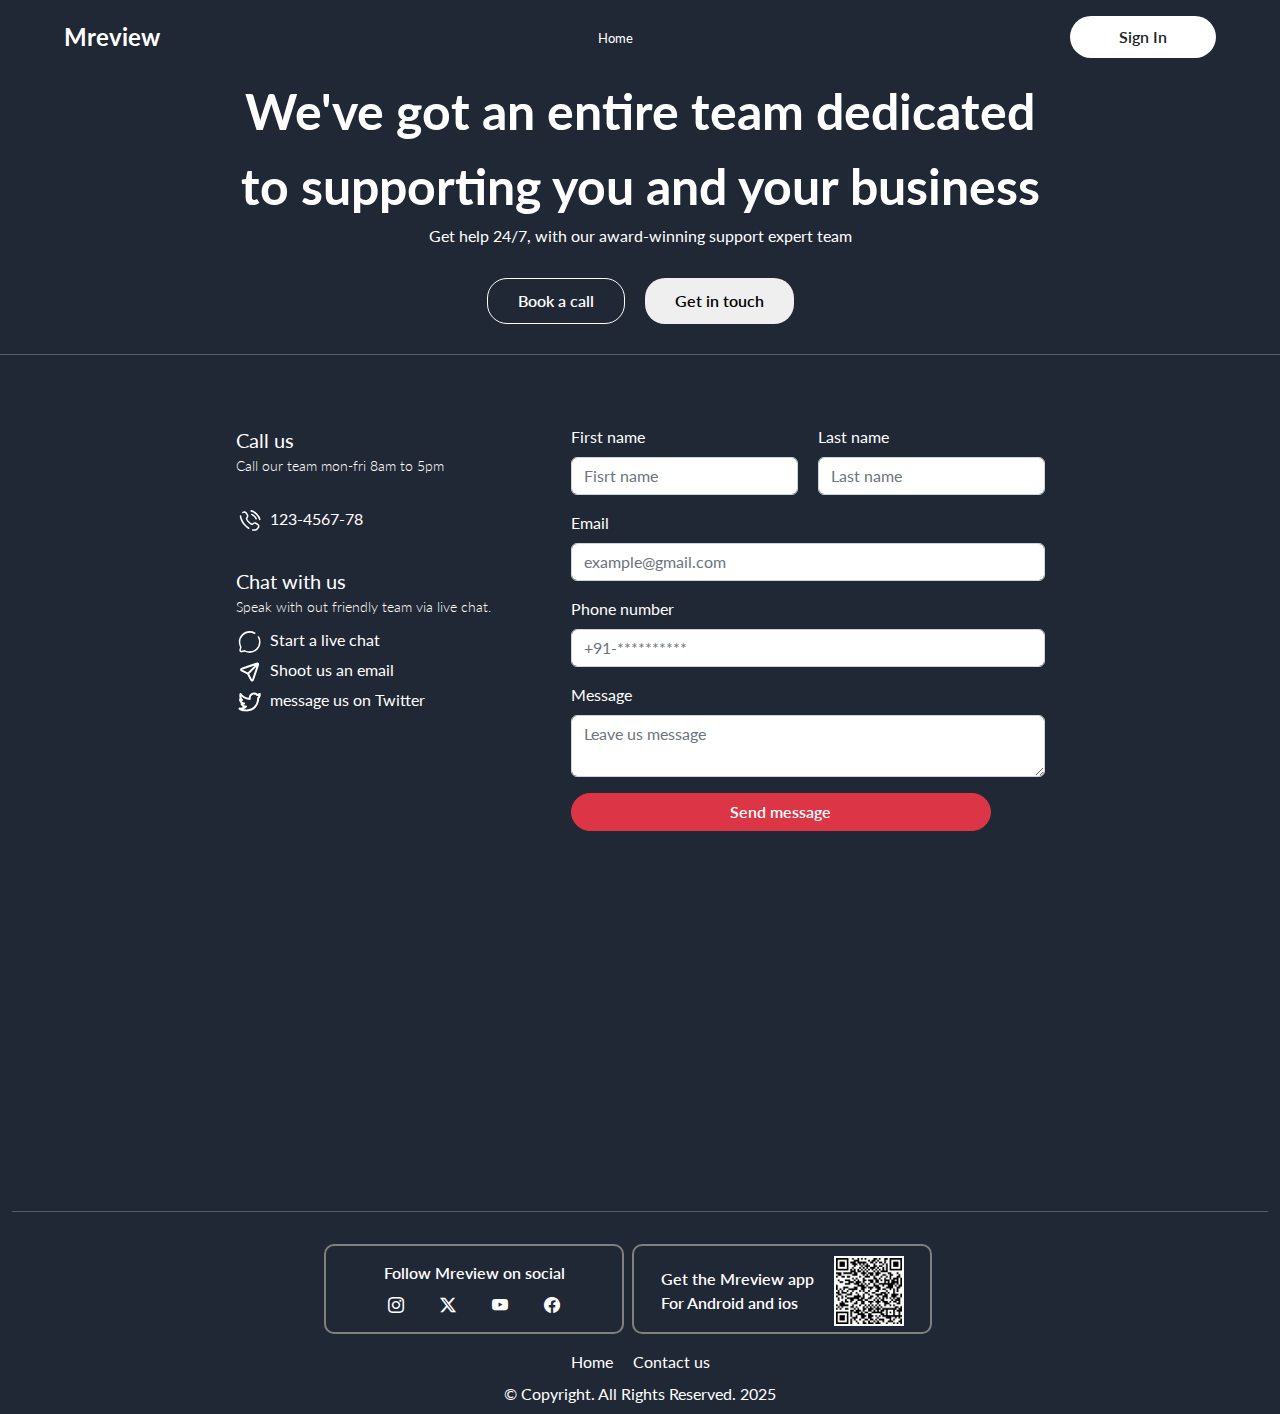
<file: contact_us.html>
<!doctype html>
<html lang="en">
  <head>
    <meta charset="utf-8">
    <meta name="viewport" content="width=device-width, initial-scale=1">
    <title>Mreview | Sign Up</title>
    <!-- Bootstrap web -->
    <link href="https://cdn.jsdelivr.net/npm/bootstrap@5.2.3/dist/css/bootstrap.min.css" rel="stylesheet" integrity="sha384-rbsA2VBKQhggwzxH7pPCaAqO46MgnOM80zW1RWuH61DGLwZJEdK2Kadq2F9CUG65" crossorigin="anonymous">
    <!-- Bootstrap offline -->
    <link rel="stylesheet" href="bootstrap/bootstrap.min.css">

    <!-- Style css -->
    <link rel="stylesheet" href="css/style.css">

    <!-- Font links -->
    <link rel="preconnect" href="https://fonts.googleapis.com">
    <link rel="preconnect" href="https://fonts.gstatic.com" crossorigin>    
    <link href="https://fonts.googleapis.com/css2?family=Lato:ital,wght@0,100;0,300;0,400;0,700;0,900;1,100;1,300;1,400;1,700;1,900&display=swap" rel="stylesheet">

    <link rel="preconnect" href="https://fonts.googleapis.com">
    <link rel="preconnect" href="https://fonts.gstatic.com" crossorigin>
    <link href="https://fonts.googleapis.com/css2?family=Poppins:ital,wght@0,100;0,200;0,300;0,400;0,500;0,600;0,700;0,800;0,900;1,100;1,200;1,300;1,400;1,500;1,600;1,700;1,800;1,900&display=swap" rel="stylesheet">
    
    <!-- Bootstrap icon -->
    <link rel="stylesheet" href="https://cdn.jsdelivr.net/npm/bootstrap-icons@1.11.3/font/bootstrap-icons.min.css">

    <style>
        .Container-center{
            display: flex;
            justify-content: center;
            margin-top: 100px;
        }
        body{
          background-color:#202735;
        }

        .direct-login-button{
          border: none;
          width: 150px;
          height: 50px;
          border-radius: 10px;
          background-color: white;
          border:0.7px gray solid;
        }

        .icon {
    stroke-width: 0.45; 
    transform: scale(0.9); 
    padding-right: 3px;
    width:30px; 
    height:30px;
    
}   
        
    </style>
</head>
<body class="lato-regular" style="background-color: #202735;">

<!-- Navbar starts here -->
  <div class="container-fluid m-0 p-3 text-center" >
      <div class="col d-flex justify-content-between mx-5 " style="align-items: center; ">
        <a class="fw-bold fs-4 justify-content-center text-white" href="index.html" >Mreview</a>
        <span>
          <a class="fw-normal mx-2 text-white" style="font-size: 1vw; " aria-current="page" href="index.html">Home</a>

        </span>
        <a href="signin.html"> <button type="button" class="btn rounded-pill px-5 py-2 text-#202735 fw-semibold" style="background-color: white;">Sign In</button></a>
      </div>
    </div>
<!-- Navbar ends here -->

    <div class="container-fluid">
        <p style="font-size: 50px;" class="fw-bold text-white text-center">We've got an entire team dedicated <br> to supporting you and your business</p>
        <p style="font-size: 16px;" class="text-white text-center fw-normal">Get help 24/7, with our award-winning support expert team</p>
        <div class="container-fluid" style="display: flex; justify-content: center; gap: 20px; margin-top: 30px;">
            <button style="padding-inline: 30px; padding-block: 10px; border-radius: 20px; border: 1px white solid; background-color: #202735;" class="fw-semibold text-white">Book a call</button>
        <button style="padding-inline: 30px; padding-block: 10px; border-radius: 20px; border: none; " class="fw-semibold text-##202735">Get in touch</button>
        </div>
    </div>

    <hr style="color: white; margin-top: 30px; margin-bottom: 0;">

    <div class="container Container-center text-white" style="padding-bottom: 80px; margin-top: 50px;" >
        <div class="card" style=" padding: 10px; background-color: #202735; border:none; border-radius: 30px; display: flex; justify-content: center;">
            <span style="display: flex; ">
                <div style="margin-right: 80px;">
                    <p class="fw-normal fs-5" style="margin-top: 10px;">Call us</p>
                    <p class="lead" style="font-size: 14px;">Call our team mon-fri 8am to 5pm</p>
                    <p class="fw-normal fs-6" style="margin-top: 30px;"><svg  class="icon" viewBox="0 0 24 24" fill="none" xmlns="http://www.w3.org/2000/svg"><g id="SVGRepo_bgCarrier" stroke-width="0"></g><g id="SVGRepo_tracerCarrier" stroke-linecap="round" stroke-linejoin="round"></g><g id="SVGRepo_iconCarrier"> <path d="M13.5 2C13.5 2 15.8335 2.21213 18.8033 5.18198C21.7731 8.15183 21.9853 10.4853 21.9853 10.4853" stroke="#ffffff" stroke-width="1.5" stroke-linecap="round"></path> <path d="M14.207 5.53564C14.207 5.53564 15.197 5.81849 16.6819 7.30341C18.1668 8.78834 18.4497 9.77829 18.4497 9.77829" stroke="#ffffff" stroke-width="1.5" stroke-linecap="round"></path> <path d="M15.1008 15.0272L15.6446 15.5437V15.5437L15.1008 15.0272ZM15.5562 14.5477L15.0124 14.0312V14.0312L15.5562 14.5477ZM17.9729 14.2123L17.5987 14.8623H17.5987L17.9729 14.2123ZM19.8834 15.312L19.5092 15.962L19.8834 15.312ZM20.4217 18.7584L20.9655 19.275L20.9655 19.2749L20.4217 18.7584ZM19.0012 20.254L18.4574 19.7375L19.0012 20.254ZM17.6763 20.9631L17.75 21.7095L17.6763 20.9631ZM7.8154 16.4752L8.3592 15.9587L7.8154 16.4752ZM3.75185 6.92574C3.72965 6.51212 3.37635 6.19481 2.96273 6.21701C2.54911 6.23921 2.23181 6.59252 2.25401 7.00613L3.75185 6.92574ZM9.19075 8.80507L9.73454 9.32159L9.19075 8.80507ZM9.47756 8.50311L10.0214 9.01963L9.47756 8.50311ZM9.63428 5.6931L10.2467 5.26012L9.63428 5.6931ZM8.3733 3.90961L7.7609 4.3426V4.3426L8.3733 3.90961ZM4.7177 3.09213C4.43244 3.39246 4.44465 3.86717 4.74498 4.15244C5.04531 4.4377 5.52002 4.42549 5.80529 4.12516L4.7177 3.09213ZM11.0632 13.0559L11.607 12.5394L11.0632 13.0559ZM10.6641 19.8123C11.0148 20.0327 11.4778 19.9271 11.6982 19.5764C11.9186 19.2257 11.8129 18.7627 11.4622 18.5423L10.6641 19.8123ZM15.113 20.0584C14.7076 19.9735 14.3101 20.2334 14.2252 20.6388C14.1403 21.0442 14.4001 21.4417 14.8056 21.5266L15.113 20.0584ZM15.6446 15.5437L16.1 15.0642L15.0124 14.0312L14.557 14.5107L15.6446 15.5437ZM17.5987 14.8623L19.5092 15.962L20.2575 14.662L18.347 13.5623L17.5987 14.8623ZM19.8779 18.2419L18.4574 19.7375L19.545 20.7705L20.9655 19.275L19.8779 18.2419ZM8.3592 15.9587C4.48307 11.8778 3.83289 8.43556 3.75185 6.92574L2.25401 7.00613C2.35326 8.85536 3.13844 12.6403 7.27161 16.9917L8.3592 15.9587ZM9.73454 9.32159L10.0214 9.01963L8.93377 7.9866L8.64695 8.28856L9.73454 9.32159ZM10.2467 5.26012L8.98569 3.47663L7.7609 4.3426L9.02189 6.12608L10.2467 5.26012ZM9.19075 8.80507C8.64695 8.28856 8.64626 8.28929 8.64556 8.29002C8.64533 8.29028 8.64463 8.29102 8.64415 8.29152C8.6432 8.29254 8.64223 8.29357 8.64125 8.29463C8.63928 8.29675 8.63724 8.29896 8.63515 8.30127C8.63095 8.30588 8.6265 8.31087 8.62182 8.31625C8.61247 8.32701 8.60219 8.33931 8.5912 8.3532C8.56922 8.38098 8.54435 8.41511 8.51826 8.45588C8.46595 8.53764 8.40921 8.64531 8.36117 8.78033C8.26346 9.0549 8.21022 9.4185 8.27675 9.87257C8.40746 10.7647 8.99202 11.9644 10.5194 13.5724L11.607 12.5394C10.1793 11.0363 9.82765 10.1106 9.7609 9.65511C9.72871 9.43536 9.76142 9.31957 9.77436 9.28321C9.78163 9.26277 9.78639 9.25709 9.78174 9.26437C9.77948 9.26789 9.77498 9.27451 9.76742 9.28407C9.76363 9.28885 9.75908 9.29437 9.75364 9.30063C9.75092 9.30375 9.74798 9.30706 9.7448 9.31056C9.74321 9.31231 9.74156 9.3141 9.73985 9.31594C9.739 9.31686 9.73813 9.31779 9.73724 9.31873C9.7368 9.3192 9.73612 9.31992 9.7359 9.32015C9.73522 9.32087 9.73454 9.32159 9.19075 8.80507ZM10.5194 13.5724C12.0422 15.1757 13.1924 15.806 14.0699 15.9485C14.5201 16.0216 14.8846 15.9632 15.1606 15.8544C15.2955 15.8012 15.4023 15.7387 15.4824 15.6819C15.5223 15.6535 15.5556 15.6266 15.5825 15.6031C15.5959 15.5913 15.6078 15.5803 15.6181 15.5703C15.6233 15.5654 15.628 15.5606 15.6324 15.5562C15.6346 15.554 15.6368 15.5518 15.6388 15.5497C15.6398 15.5487 15.6408 15.5477 15.6417 15.5467C15.6422 15.5462 15.6429 15.5454 15.6432 15.5452C15.6439 15.5444 15.6446 15.5437 15.1008 15.0272C14.557 14.5107 14.5577 14.51 14.5583 14.5093C14.5586 14.509 14.5592 14.5083 14.5597 14.5078C14.5606 14.5069 14.5615 14.506 14.5623 14.5051C14.5641 14.5033 14.5658 14.5015 14.5675 14.4998C14.5708 14.4965 14.574 14.4933 14.577 14.4904C14.5831 14.4846 14.5885 14.4796 14.5933 14.4754C14.6029 14.467 14.61 14.4616 14.6146 14.4584C14.6239 14.4517 14.623 14.454 14.6102 14.459C14.5909 14.4666 14.5001 14.4987 14.3103 14.4679C13.9078 14.4025 13.0391 14.0472 11.607 12.5394L10.5194 13.5724ZM8.98569 3.47663C7.9721 2.04305 5.94388 1.80119 4.7177 3.09213L5.80529 4.12516C6.32812 3.57471 7.24855 3.61795 7.7609 4.3426L8.98569 3.47663ZM18.4574 19.7375C18.1783 20.0313 17.8864 20.1887 17.6026 20.2167L17.75 21.7095C18.497 21.6357 19.1016 21.2373 19.545 20.7705L18.4574 19.7375ZM10.0214 9.01963C10.9889 8.00095 11.0574 6.40678 10.2467 5.26012L9.02189 6.12608C9.44404 6.72315 9.3793 7.51753 8.93377 7.9866L10.0214 9.01963ZM19.5092 15.962C20.3301 16.4345 20.4907 17.5968 19.8779 18.2419L20.9655 19.2749C22.2705 17.901 21.8904 15.6019 20.2575 14.662L19.5092 15.962ZM16.1 15.0642C16.4854 14.6584 17.086 14.5672 17.5987 14.8623L18.347 13.5623C17.2485 12.93 15.8862 13.1113 15.0124 14.0312L16.1 15.0642ZM11.4622 18.5423C10.4785 17.9241 9.43149 17.0876 8.3592 15.9587L7.27161 16.9917C8.42564 18.2067 9.56897 19.1241 10.6641 19.8123L11.4622 18.5423ZM17.6026 20.2167C17.0561 20.2707 16.1912 20.2842 15.113 20.0584L14.8056 21.5266C16.0541 21.788 17.0742 21.7762 17.75 21.7095L17.6026 20.2167Z" fill="#ffffff"></path> </g></svg> 123-4567-78</p>
                    <p class="fw-normal fs-5"  style="margin-top: 30px;">Chat with us</p>
                    <p class="lead" style="font-size: 14px;">Speak with out friendly team via live chat.</p>
                    <p class="fw-normal fs-6"  style="margin-top: 10px;"> <svg  class="icon" viewBox="0 0 24 24" fill="none" xmlns="http://www.w3.org/2000/svg"><g id="SVGRepo_bgCarrier" stroke-width="0"></g><g id="SVGRepo_tracerCarrier" stroke-linecap="round" stroke-linejoin="round"></g><g id="SVGRepo_iconCarrier"> <path d="M17 3.33782C15.5291 2.48697 13.8214 2 12 2C6.47715 2 2 6.47715 2 12C2 13.5997 2.37562 15.1116 3.04346 16.4525C3.22094 16.8088 3.28001 17.2161 3.17712 17.6006L2.58151 19.8267C2.32295 20.793 3.20701 21.677 4.17335 21.4185L6.39939 20.8229C6.78393 20.72 7.19121 20.7791 7.54753 20.9565C8.88837 21.6244 10.4003 22 12 22C17.5228 22 22 17.5228 22 12C22 10.1786 21.513 8.47087 20.6622 7" stroke="#ffffff" stroke-width="1.5" stroke-linecap="round"></path> </g></svg> Start a live chat</p>
                    <p class="fw-normal fs-6"><svg  class="icon" viewBox="0 0 24 24" fill="none" xmlns="http://www.w3.org/2000/svg"><g id="SVGRepo_bgCarrier" stroke-width="0"></g><g id="SVGRepo_tracerCarrier" stroke-linecap="round" stroke-linejoin="round"></g><g id="SVGRepo_iconCarrier"> <path d="M10.3009 13.6949L20.102 3.89742M10.5795 14.1355L12.8019 18.5804C13.339 19.6545 13.6075 20.1916 13.9458 20.3356C14.2394 20.4606 14.575 20.4379 14.8492 20.2747C15.1651 20.0866 15.3591 19.5183 15.7472 18.3818L19.9463 6.08434C20.2845 5.09409 20.4535 4.59896 20.3378 4.27142C20.2371 3.98648 20.013 3.76234 19.7281 3.66167C19.4005 3.54595 18.9054 3.71502 17.9151 4.05315L5.61763 8.2523C4.48114 8.64037 3.91289 8.83441 3.72478 9.15032C3.56153 9.42447 3.53891 9.76007 3.66389 10.0536C3.80791 10.3919 4.34498 10.6605 5.41912 11.1975L9.86397 13.42C10.041 13.5085 10.1295 13.5527 10.2061 13.6118C10.2742 13.6643 10.3352 13.7253 10.3876 13.7933C10.4468 13.87 10.491 13.9585 10.5795 14.1355Z" stroke="#ffffff" stroke-width="2" stroke-linecap="round" stroke-linejoin="round"></path> </g></svg> Shoot us an email</p>
                    <p class="fw-normal fs-6"><svg  class="icon" viewBox="0 0 24 24" fill="none" xmlns="http://www.w3.org/2000/svg"><g id="SVGRepo_bgCarrier" stroke-width="0"></g><g id="SVGRepo_tracerCarrier" stroke-linecap="round" stroke-linejoin="round"></g><g id="SVGRepo_iconCarrier"> <path fill-rule="evenodd" clip-rule="evenodd" d="M19.7828 3.91825C20.1313 3.83565 20.3743 3.75444 20.5734 3.66915C20.8524 3.54961 21.0837 3.40641 21.4492 3.16524C21.7563 2.96255 22.1499 2.9449 22.4739 3.11928C22.7979 3.29366 23 3.6319 23 3.99986C23 5.08079 22.8653 5.96673 22.5535 6.7464C22.2911 7.40221 21.9225 7.93487 21.4816 8.41968C21.2954 11.7828 20.3219 14.4239 18.8336 16.4248C17.291 18.4987 15.2386 19.8268 13.0751 20.5706C10.9179 21.3121 8.63863 21.4778 6.5967 21.2267C4.56816 20.9773 2.69304 20.3057 1.38605 19.2892C1.02813 19.0108 0.902313 18.5264 1.07951 18.109C1.25671 17.6916 1.69256 17.4457 2.14144 17.5099C3.42741 17.6936 4.6653 17.4012 5.6832 16.9832C5.48282 16.8742 5.29389 16.7562 5.11828 16.6346C4.19075 15.9925 3.4424 15.1208 3.10557 14.4471C2.96618 14.1684 2.96474 13.8405 3.10168 13.5606C3.17232 13.4161 3.27562 13.293 3.40104 13.1991C2.04677 12.0814 1.49999 10.5355 1.49999 9.49986C1.49999 9.19192 1.64187 8.90115 1.88459 8.71165C1.98665 8.63197 2.10175 8.57392 2.22308 8.53896C2.12174 8.24222 2.0431 7.94241 1.98316 7.65216C1.71739 6.3653 1.74098 4.91284 2.02985 3.75733C2.1287 3.36191 2.45764 3.06606 2.86129 3.00952C3.26493 2.95299 3.6625 3.14709 3.86618 3.50014C4.94369 5.36782 6.93116 6.50943 8.78086 7.18568C9.6505 7.50362 10.4559 7.70622 11.0596 7.83078C11.1899 6.61019 11.5307 5.6036 12.0538 4.80411C12.7439 3.74932 13.7064 3.12525 14.74 2.84698C16.5227 2.36708 18.5008 2.91382 19.7828 3.91825ZM10.7484 9.80845C10.0633 9.67087 9.12171 9.43976 8.09412 9.06408C6.7369 8.56789 5.16088 7.79418 3.84072 6.59571C3.86435 6.81625 3.89789 7.03492 3.94183 7.24766C4.16308 8.31899 4.5742 8.91899 4.94721 9.10549C5.40342 9.3336 5.61484 9.8685 5.43787 10.3469C5.19827 10.9946 4.56809 11.0477 3.99551 10.9046C4.45603 11.595 5.28377 12.2834 6.66439 12.5135C7.14057 12.5929 7.49208 13.0011 7.49986 13.4838C7.50765 13.9665 7.16949 14.3858 6.69611 14.4805L5.82565 14.6546C5.95881 14.7703 6.103 14.8838 6.2567 14.9902C6.95362 15.4727 7.65336 15.6808 8.25746 15.5298C8.70991 15.4167 9.18047 15.6313 9.39163 16.0472C9.60278 16.463 9.49846 16.9696 9.14018 17.2681C8.49626 17.8041 7.74425 18.2342 6.99057 18.5911C6.63675 18.7587 6.24134 18.9241 5.8119 19.0697C6.14218 19.1402 6.48586 19.198 6.84078 19.2417C8.61136 19.4594 10.5821 19.3126 12.4249 18.6792C14.2614 18.0479 15.9589 16.9385 17.2289 15.2312C18.497 13.5262 19.382 11.1667 19.5007 7.96291C19.51 7.71067 19.6144 7.47129 19.7929 7.29281C20.2425 6.84316 20.6141 6.32777 20.7969 5.7143C20.477 5.81403 20.1168 5.90035 19.6878 5.98237C19.3623 6.04459 19.0272 5.94156 18.7929 5.70727C18.0284 4.94274 16.5164 4.43998 15.2599 4.77822C14.6686 4.93741 14.1311 5.28203 13.7274 5.89906C13.3153 6.52904 13 7.51045 13 8.9999C13 9.28288 12.8801 9.5526 12.6701 9.74221C12.1721 10.1917 11.334 9.92603 10.7484 9.80845Z" fill="#ffffff"></path> </g></svg>  message us on Twitter</p>
                </div>
                <div class="card-body" style="margin-top: 10px; padding: 0">
                    <span style="display: flex; gap: 20px;">
                        <div class="mb-3">
                            <label for="formGroupExampleInput" class="form-label">First name</label>
                            <input type="text" class="form-control" id="formGroupExampleInput" placeholder="Fisrt name">
                          </div>
                          <div class="mb-3">
                            <label for="formGroupExampleInput2" class="form-label">Last name</label>
                            <input type="text" class="form-control" id="formGroupExampleInput2" placeholder="Last name">
                          </div>
                    </span>
                    <div class="mb-3">
                        <label for="formGroupExampleInput2" class="form-label">Email</label>
                        <input type="email" class="form-control" id="formGroupExampleInput2" placeholder="example@gmail.com">
                      </div>
                      <div class="mb-3">
                        <label for="formGroupExampleInput2" class="form-label">Phone number </label>
                        <input type="number" class="form-control" id="formGroupExampleInput2" placeholder="+91-**********">
                      </div>
                      <div class="mb-3">
                        <label for="formGroupExampleInput2" class="form-label">Message </label>
                        <textarea class="form-control" aria-label="With textarea" placeholder="Leave us message" ></textarea>
                      </div>
                      <button type="button" class="btn btn-danger rounded-pill fw-semibold" style="width: 420px;">Send message</button>
                </div>
                
            </span>
            <iframe   src="https://www.google.com/maps/embed?pb=!1m18!1m12!1m3!1d30015.582263438966!2d72.68668414999999!3d19.8844267!2m3!1f0!2f0!3f0!3m2!1i1024!2i768!4f13.1!3m3!1m2!1s0x3be6dfa2ef9c72ad%3A0xc54e68fb032645f0!2sChinchani%2C%20Maharashtra!5e0!3m2!1sen!2sin!4v1738320850339!5m2!1sen!2sin" 
      width="700px" height="250" style="border:0; border-radius: 30px; margin-top: 40px;" allowfullscreen="" loading="lazy" referrerpolicy="no-referrer-when-downgrade"></iframe>
          </div>
          </span>
          </div>
    </div>


    

   <!-- footer -->
   <div class="container-fluid text-center text-white " style="background-color: #202735;">
    <hr class="m-0 py-2">
    <div class="row" style="display: block;">
      <!-- <div class="col">
          <Button class="btn bg-danger rounded-pill">
            <p class="mx-4 text-white fw-semibold">Sign in for more access</p>
          </Button>
      </div> -->
      <div class="row my-3">
        <div class="col justify-content-end mx-0 px-1" style="display: flex;">
          <div class="" style="border: 2px solid;display: flex;align-items: center;flex-direction: column; justify-content: center ;border-color: gray; border-radius: 10px; width: 300px; height: 90px">
            <p class="pb-2 fw-semibold">Follow Mreview on social</p>
            <span>
              <i class="bi bi-instagram mx-3 " style="color: white;"></i>                 
              <i class="bi bi-twitter-x mx-3"></i>
              <i class="bi bi-youtube mx-3" ></i>
              <i class="bi bi-facebook mx-3"></i>
            </span>
          </div>
        </div>
        <div class="col justify-content-start mx-0 px-1">
          <div class="" style="border: 2px solid; border-color: gray; border-radius: 10px; width: 300px; height: 90px">
            <span style="display: flex; align-items: center; justify-content: center; height: 90px;">
              <div style="margin-right: 20px; display: flex; align-items: flex-start; flex-direction: column;">
                <p class="fw-semibold">Get the Mreview app</p>
                <p class="fw-semibold">For Android and ios</p>
              </div>
                <img src="img/qr code/image.png" alt="" width="70px" height="70px" style="background-color: white; border:2px white solid;">
            </span>
          </div>
        </div>
      </div>
    </div>
    <span>
      <a href="index.html" class="text-white fw-normal mx-2">Home</a>
      <a href="contact_us.html" class="text-white fw-normal mx-2">Contact us</a>
    </span>
    <p class="py-2">&copy; Copyright. All Rights Reserved. 2025 </p>
  </div>
  <!-- script -->
  <!-- Bootstrap script web -->
  <script src="https://cdn.jsdelivr.net/npm/bootstrap@5.2.3/dist/js/bootstrap.bundle.min.js" integrity="sha384-kenU1KFdBIe4zVF0s0G1M5b4hcpxyD9F7jL+jjXkk+Q2h455rYXK/7HAuoJl+0I4" crossorigin="anonymous"></script>
  <!-- Bootstrap script offline -->
   <script src="bootstrap/bootstrap.bundle.min.js"></script>
  <!-- JavScript -->
  <script src="js/main.js"></script>

</body>
</html>
</file>
<file: css/style.css>
*{
    margin: 0;
    padding: 0;
    text-decoration: none;
}

body{
    background: #000000;
}

.nav-button{
  border-radius: 40px;
}

a{
  text-decoration: none;
}

p{
  margin-bottom: 0;
}

/* NavBar for Scroll */
.show{
  position: sticky;
}

.Do-not-show{
  display: none;
}

/* Slider movie banner nav */
.image-div{
  width: 100%;

  position: relative;
  display: flex;
  flex-direction: row;
  justify-content: center ;
  box-shadow: 0 8px 32px 0 rgba(0, 0, 0, 0.07);
  border-bottom-right-radius: 3vw; 
  border-bottom-left-radius: 3vw;
}


.main-banner-text-div{
  position: absolute;
  height: 100%;
  width: 100%;
  padding-bottom: 10vw;
  color: #FFF;
  display: flex;
  flex-direction: column;
  align-items: flex-start;
  justify-content: flex-end;

}

/* .slider-img{
  border-bottom-right-radius: 3vw; 
  border-bottom-left-radius: 3vw;
} */

.poster-linear-div{
  position: relative;
}

.poster-text{
  z-index: 10;
  position: absolute;
}


.image-overlay {
  position: absolute;
  top: 0;
  left: 0;
  width: 100%;
  height: 100%;
  background: linear-gradient(180deg, rgba(0,0,0,0.6587009803921569) 0%, rgba(1,22,38,0) 53%, rgba(0,0,0,0.7343312324929971) 100%) ;
  z-index: 1;
}

.image-overlay-left{
  position: absolute;
  top: 0;
  left: 0;
  width: 100%;
  height: 100%;
  background: linear-gradient(90deg, rgba(0,0,0,0.7959558823529411) 16%, rgba(1,22,38,0) 100%);
  z-index: 3;
}

.poster-img {
  position: relative;
  z-index: 0;
}

.container-navbar {
  position: absolute;
  top: 0;
  left: 0;
  width: 100%;
}



.main-banner-title-text{
  font-size: 4vw;
  width: 35vw;
  padding-left: 40px;
  margin: 0;
}

.main-banner-icon {
  stroke-width: 0.45; 
  transform: scale(0.9); 
  padding-right: 3px;
  width:30px; 
  height:30px;
  fill: #fca311
}   

.main-banner-rating-sapn{
  width: fit-content;
  /* height: 10px; */
  display: flex;
  /* justify-content: center;
  align-content: center; */
  align-items: center;
  margin-left: 40px;
  margin-top: 10px;
}

.main-banner-rating-num{
  margin-left: 0;
  margin-right: 10px;

}

.main-banner-play-btn{
  border-radius: 50px;
  height: 30px;
  width: 30px;
  background-color: #9b9b9b;
  margin-left: 40px;
    
}

.play-btn-icon {
  stroke-width: 0.45;
  transform: scale(0.6); 
  padding-right: 3px;
  width:30px; 
  height:30px;
  fill: #ffffff
} 

.let-play-movie-span{
  display: flex;
  align-items: center;
  gap: 20px;
  text-decoration: none;
  font-size: 16px;
  color: #FFF;
}


/* Hide scrollbar */
.hide-scrollbar {
  overflow: auto; 
  scrollbar-width: none; 
}

.hide-scrollbar::-webkit-scrollbar {
  display: none;
}


.btn-category-active {
  background-color: #dc3545;
  color: rgb(28, 16, 16);
}

.top-rated-text{
  margin-top: 40px;
  font-size: 30px;
  font-weight: 700;
  color: white;
  text-align: center;
}

.movies-container {
  /* display: flex;
  flex-direction: row;
  width: 180px;
  gap: 20px;
  flex-wrap: nowrap;
  margin-inline: 250px; */  
  margin-top: 20px;
  margin-inline: 200px;
  display: flex;
  flex-wrap: wrap;
    gap: 10px; 
    justify-content: center;
    padding: 10px;
}

.card-img{

  border-radius: 20px;
  height: 230px;
  width: 180px;
}

.card-img-title{
  margin-top: 3px;
  font-size: 16px;
  color: white;
  width: 200px;

}
.card-img-rating{
  margin-top: 3px;
  font-size: 16px;
  color: white;

}

.movie-card{
  padding: 0;
  border-radius: 20px;
  width: max-content;
  display: flex;

  /* background-color: #FFF; */
  /* background-color: white; */
}

.Aboutus{
  background-color: #202735;
  padding-block: 50px;

}

.Aboutus>p{
  font-size: 17px;
  font-weight: 400;
  text-align: center;
  color: white;
  margin-inline: 23vw;
} 




/* Font css */
.lato-thin {
    font-family: "Lato", serif;
    font-weight: 100;
    font-style: normal;
  }
  
  .lato-light {
    font-family: "Lato", serif;
    font-weight: 300;
    font-style: normal;
  }
  
  .lato-regular {
    font-family: "Lato", serif;
    font-weight: 400;
    font-style: normal;
  }
  
  .lato-bold {
    font-family: "Lato", serif;
    font-weight: 700;
    font-style: normal;
  }
  
  .lato-black {
    font-family: "Lato", serif;
    font-weight: 900;
    font-style: normal;
  }
  
  .lato-thin-italic {
    font-family: "Lato", serif;
    font-weight: 100;
    font-style: italic;
  }
  
  .lato-light-italic {
    font-family: "Lato", serif;
    font-weight: 300;
    font-style: italic;
  }
  
  .lato-regular-italic {
    font-family: "Lato", serif;
    font-weight: 400;
    font-style: italic;
  }
  
  .lato-bold-italic {
    font-family: "Lato", serif;
    font-weight: 700;
    font-style: italic;
  }
  
  .lato-black-italic {
    font-family: "Lato", serif;
    font-weight: 900;
    font-style: italic;
  }
  
/* Poppins font css */
.poppins-thin {
  font-family: "Poppins", serif;
  font-weight: 100;
  font-style: normal;
}

.poppins-extralight {
  font-family: "Poppins", serif;
  font-weight: 200;
  font-style: normal;
}

.poppins-light {
  font-family: "Poppins", serif;
  font-weight: 300;
  font-style: normal;
}

.poppins-regular {
  font-family: "Poppins", serif;
  font-weight: 400;
  font-style: normal;
}

.poppins-medium {
  font-family: "Poppins", serif;
  font-weight: 500;
  font-style: normal;
}

.poppins-semibold {
  font-family: "Poppins", serif;
  font-weight: 600;
  font-style: normal;
}

.poppins-bold {
  font-family: "Poppins", serif;
  font-weight: 700;
  font-style: normal;
}

.poppins-extrabold {
  font-family: "Poppins", serif;
  font-weight: 800;
  font-style: normal;
}

.poppins-black {
  font-family: "Poppins", serif;
  font-weight: 900;
  font-style: normal;
}

.poppins-thin-italic {
  font-family: "Poppins", serif;
  font-weight: 100;
  font-style: italic;
}

.poppins-extralight-italic {
  font-family: "Poppins", serif;
  font-weight: 200;
  font-style: italic;
}

.poppins-light-italic {
  font-family: "Poppins", serif;
  font-weight: 300;
  font-style: italic;
}

.poppins-regular-italic {
  font-family: "Poppins", serif;
  font-weight: 400;
  font-style: italic;
}

.poppins-medium-italic {
  font-family: "Poppins", serif;
  font-weight: 500;
  font-style: italic;
}

.poppins-semibold-italic {
  font-family: "Poppins", serif;
  font-weight: 600;
  font-style: italic;
}

.poppins-bold-italic {
  font-family: "Poppins", serif;
  font-weight: 700;
  font-style: italic;
}

.poppins-extrabold-italic {
  font-family: "Poppins", serif;
  font-weight: 800;
  font-style: italic;
}

.poppins-black-italic {
  font-family: "Poppins", serif;
  font-weight: 900;
  font-style: italic;
}
</file>
